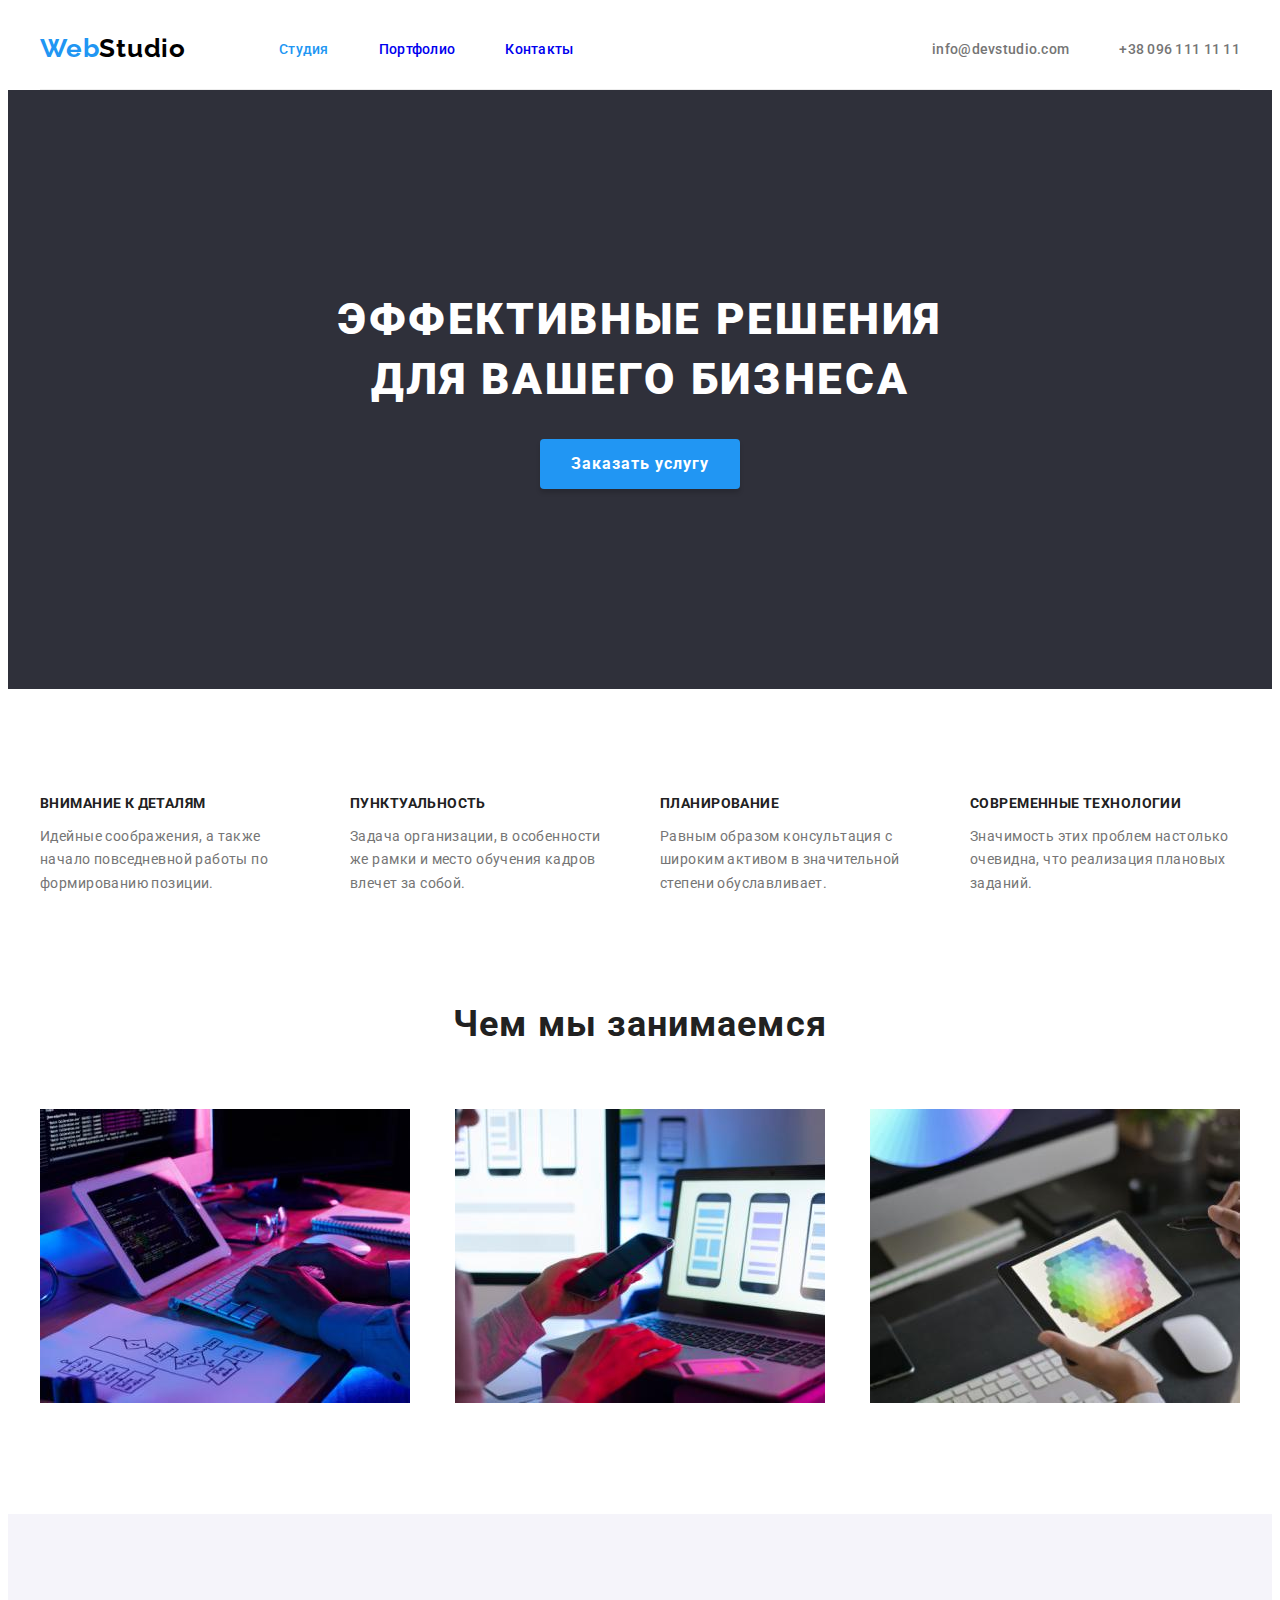
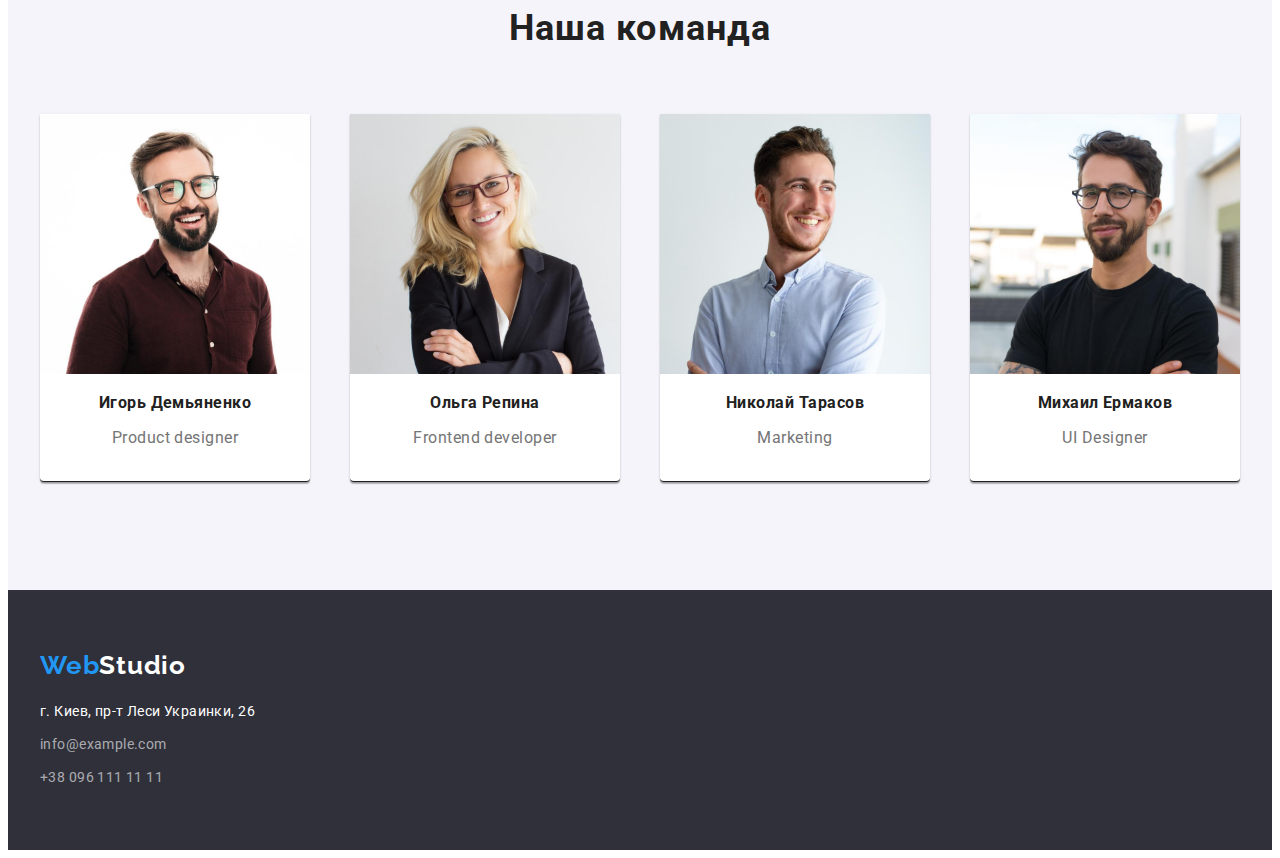
<file: index.html>
<!DOCTYPE html>
<html lang="ru">
<head>
    <meta charset="UTF-8">
    <meta http-equiv="X-UA-Compatible" content="IE=edge">
    <meta name="viewport" content="width=device-width, initial-scale=1.0">
    <title>WebStudio</title>
    <link rel="preconnect" href="https://fonts.googleapis.com">
    <link rel="preconnect" href="https://fonts.gstatic.com" crossorigin>
    <link href="https://fonts.googleapis.com/css2?family=Raleway:wght@700&family=Roboto:wght@400;500;700;900&display=swap"
        rel="stylesheet">
    <link rel="stylesheet" href="https://cdnjs.cloudflare.com/ajax/libs/modern-normalize/1.1.0/modern-normalize.min.css"
        integrity="sha512-wpPYUAdjBVSE4KJnH1VR1HeZfpl1ub8YT/NKx4PuQ5NmX2tKuGu6U/JRp5y+Y8XG2tV+wKQpNHVUX03MfMFn9Q=="
        crossorigin="anonymous" referrerpolicy="no-referrer" />
    <link rel="stylesheet" href="./css/styles.css">
        
</head>
<body>
    
  <!--Header section-->
    <header>
      <div class="container">
        <div class="header-container">
        <nav class="nav-bar">
            <a href="./" class="main-logo"><span class="main-logo-first-half">Web</span>Studio</a>
            <ul class="nav-bar-links">
                <li>
                    <a href="./" class="nav-bar-link current">Студия</a>
                </li>
                <li>
                    <a href="./portfolio.html" class="nav-bar-link">Портфолио</a>
                </li>
                <li>
                    <a href="#" class="nav-bar-link">Контакты</a>
                </li>
            </ul>
        </nav>
        <ul class="header-contacts">
            <li><a href="mailto:info@devstudio.com" class="header-contact-link">info@devstudio.com</a></li>
            <li><a href="tel:+380961111111" class="header-contact-link">+38 096 111 11 11</a></li>
        </ul>
      </div>
      </div>
    </header>
    
    <main>
        
      <!-- Секция наши ценности -->
   
    <section class="hero-section">
        <div class="container">
            <h1 class="hero-title">Эффективные решения <br> для вашего бизнеса</h1>
            <button type="button" class="hero-title-button">Заказать услугу</button>
        </div>
    </section>
     
    <section class="section">
        <div class="container">
            <h2 class="our-values-header">Наши принципы</h2>
            <ul class="our-values-list">
                <li class="our-value">
                    <h2 class="our-value-title">Внимание к деталям</h2>
                    <p class="our-value-description">Идейные соображения, а также начало повседневной работы по формированию позиции.</p>
                </li> 
            
                <li class="our-value">
                    <h2 class="our-value-title">Пунктуальность</h2>
                    <p class="our-value-description">Задача организации, в особенности же рамки и место обучения кадров влечет за собой.</p>
                </li> 

                <li class="our-value">
                    <h2 class="our-value-title">Планирование</h2>
                    <p class="our-value-description">Равным образом консультация с широким активом в значительной степени обуславливает.</p>
                </li>
            
                <li class="our-value">
                    <h2 class="our-value-title">Современные технологии</h2>
                    <p class="our-value-description">Значимость этих проблем настолько очевидна, что реализация плановых заданий.</p>
                </li>
            </ul>
        </div>
    </section>
    

        
        <!-- Секция чем мы занимаемся -->
    
    <section class="our-activity-section">
        <div class="container">
            <h2 class="our-activity-title">Чем мы занимаемся</h2>
            <ul class="our-activity-images-list">
                <li class="our-activity-image-item"><img src="./images/box1.jpg" alt="Программист за работой" width="370" class="our-activity-image"></li>
                <li class="our-activity-image-item"><img src="./images/box2.jpg" alt="Создание мобильного приложения" width="370" class="our-activity-image"></li>
                <li class="our-activity-image-item"><img src="./images/box3.jpg" alt="Подбор дизайна" width="370" class="our-activity-image"></li>
            </ul>
        </div>
    </section>
    
        <!-- Секция наша команда -->
        
        <section class="our-team-section section">
            <div class="container">
                <h2 class="our-team-section-title">Наша команда</h2>
                <ul class="our-team-member-list">
                    <li class="our-team-member-card">
                        <img src="./images/img4.jpg" alt="Igor" width="270">
                        <h3 class="team-member-name">Игорь Демьяненко</h3>
                        <p class="team-member-position">Product designer</p>
                    </li>
                    <li class="our-team-member-card">
                        <img src="./images/img5.jpg" alt="Olha" width="270">
                        <h3 class="team-member-name">Ольга Репина</h3>
                        <p class="team-member-position">Frontend developer</p>
                    </li>
                    <li class="our-team-member-card">
                        <img src="./images/img6.jpg" alt="Nikolay" width="270">
                        <h3 class="team-member-name">Николай Тарасов</h3>
                        <p class="team-member-position">Marketing</p>
                    </li>
                    <li class="our-team-member-card">
                        <img src="./images/img7.jpg" alt="Mikhail" width="270">
                        <h3 class="team-member-name">Михаил Ермаков</h3>
                        <p class="team-member-position">UI Designer</p>
                    </li>
                </ul>
            </div>
        </section>
    
    </main>
    
    
    <footer class="footer-section">
        <div class="container">
            <div class="footer-container">
            <a href="./" class="main-logo-footer"><span class="main-logo-first-half">Web</span>Studio</a>
            <address class="address-section">
                <ul class="address-links-list">
                    <li>
                        <a href="https://goo.gl/maps/upg2X7vJhhXh7Hix6" class="address-link"><span class="physical-address-link">г. Киев, пр-т Леси Украинки, 26</span></a>
                    </li>
                    <li>
                        <a href="mailto:info@devstudio.com" class="address-link">info@example.com</a>
                    </li>
                    <li>
                        <a href="tel:+380961111111" class="address-link">+38 096 111 11 11</a>
                    </li>
                </ul>
            </address>
            </div>
        </div>
    </footer>       
</body>
</html>
</file>
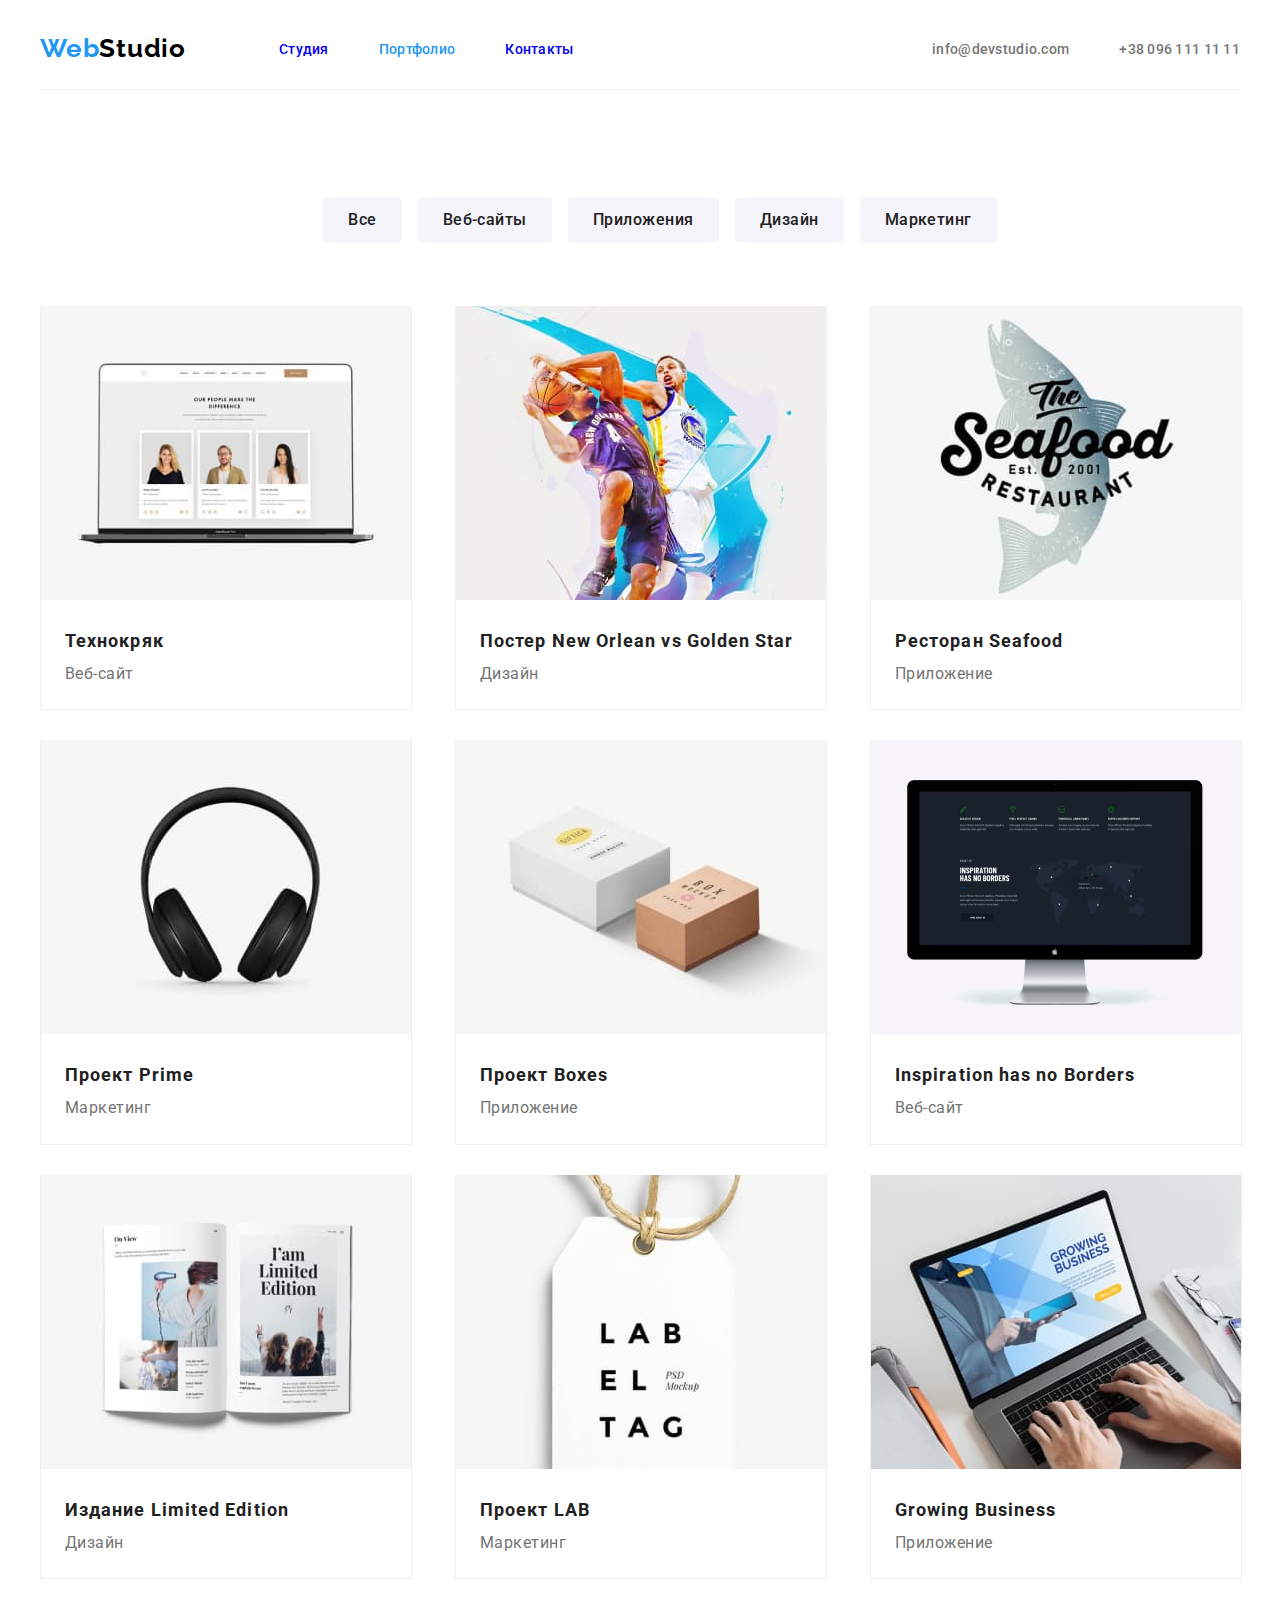
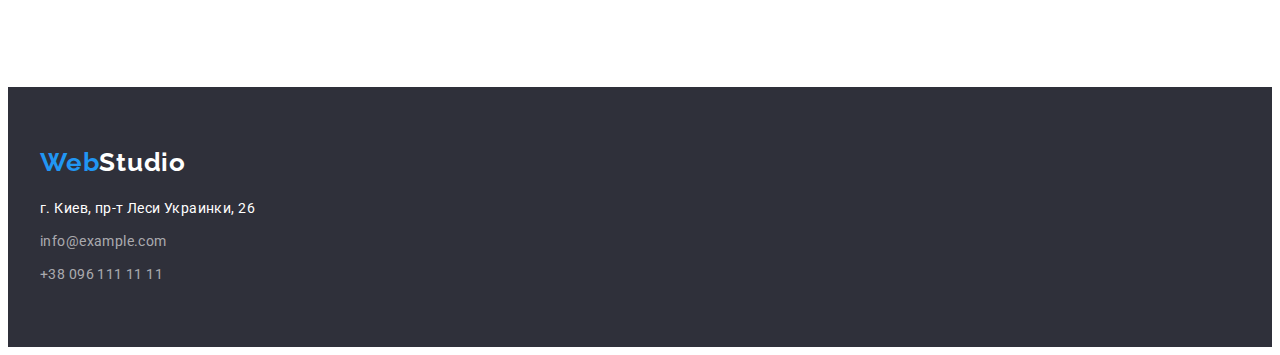
<file: portfolio.html>
<!DOCTYPE html>
<html lang="ru">
<head>
    <meta charset="UTF-8">
    <meta http-equiv="X-UA-Compatible" content="IE=edge">
    <meta name="viewport" content="width=device-width, initial-scale=1.0">
    <title>Portfolio</title>
    <link rel="preconnect" href="https://fonts.googleapis.com">
    <link rel="preconnect" href="https://fonts.gstatic.com" crossorigin>
    <link href="https://fonts.googleapis.com/css2?family=Raleway:wght@700&family=Roboto:wght@400;500;700;900&display=swap"
        rel="stylesheet">
    <link rel="stylesheet" href="https://cdnjs.cloudflare.com/ajax/libs/modern-normalize/1.1.0/modern-normalize.min.css"
        integrity="sha512-wpPYUAdjBVSE4KJnH1VR1HeZfpl1ub8YT/NKx4PuQ5NmX2tKuGu6U/JRp5y+Y8XG2tV+wKQpNHVUX03MfMFn9Q=="
        crossorigin="anonymous" referrerpolicy="no-referrer" />
    <link rel="stylesheet" href="./css/styles.css">
</head>
<body>

    <!--Header section-->
    
    <header>
        <div class="container">
            <div class="header-container">
                <nav class="nav-bar">
                    <a href="./" class="main-logo"><span class="main-logo-first-half">Web</span>Studio</a>
                    <ul class="nav-bar-links">
                        <li>
                            <a href="./" class="nav-bar-link">Студия</a>
                        </li>
                        <li>
                            <a href="./portfolio.html"  class="nav-bar-link current">Портфолио</a>
                        </li>
                        <li>
                            <a href="#" class="nav-bar-link">Контакты</a>
                        </li>
                    </ul>
                </nav>
                <ul class="header-contacts">
                    <li><a href="mailto:info@devstudio.com" class="header-contact-link">info@devstudio.com</a></li>
                    <li><a href="tel:+380961111111" class="header-contact-link">+38 096 111 11 11</a></li>
                </ul>
            </div>
        </div>
    </header>

    <main>

        <!-- Секция фильтры -->
        <section class="projects-section section">
            <div class="container">
                <h2 class="filter-title">Фильтр проектов</h2>
                <ul class="filter-list">
                        <li><button class="filter-button" type="button">Все</button></li>
                        <li><button class="filter-button" type="button">Веб-сайты</button></li>
                        <li><button class="filter-button" type="button">Приложения</button></li>
                        <li><button class="filter-button" type="button">Дизайн</button></li>
                        <li><button class="filter-button" type="button">Маркетинг</button></li>
                </ul> 
        

        <!-- Секция проекты -->

            <ul class="projects-list">
                <li class="projects-list-item">
                    <a href="#" target="_blank" class="projects-list-link">
                        <div class="project-link-text-part">
                            <img src="./images/portfolio1.jpg" alt="Веб-сайт на ноутбуке" width="370">
                            <h1 class="project-title">Технокряк</h1>
                            <p class="project-description">Веб-сайт</p>
                        </div>
                        
                        
                    </a>
                </li>
                <li class="projects-list-item">
                    <a href="#" target="_blank" class="projects-list-link">
                        <div class="project-link-text-part">
                            <img src="./images/portfolio2.jpg" alt="Постер с баскетболистами" width="370">
                            <h1 class="project-title">Постер New Orlean vs Golden Star</h1>
                            <p class="project-description">Дизайн</p>
                        </div>
                    </a>
                </li>
                <li class="projects-list-item">
                    <a href="#" target="_blank" class="projects-list-link">
                        <div class="project-link-text-part">
                            <img src="./images/portfolio3.jpg" alt="Логотип ресторана морепродуктов" width="370">
                            <h1 class="project-title">Ресторан Seafood</h1>
                            <p class="project-description">Приложение</p>
                        </div>
                    </a>
                </li>
                <li class="projects-list-item">
                    <a href="#" target="_blank" class="projects-list-link">
                        <div class="project-link-text-part">
                            <img src="./images/portfolio4.jpg" alt="Наушники" width="370">
                            <h1 class="project-title">Проект Prime</h1>
                            <p class="project-description">Маркетинг</p>
                        </div>
                    </a>
                </li>
                <li class="projects-list-item">
                    <a href="#" target="_blank" class="projects-list-link">
                        <div class="project-link-text-part">
                            <img src="./images/portfolio5.jpg" alt="Приложения-коробки" width="370">
                            <h1 class="project-title">Проект Boxes</h1>
                            <p class="project-description">Приложение</p>
                        </div>
                    </a>
                </li>
                <li class="projects-list-item">
                    <a href="#" target="_blank" class="projects-list-link">
                        <div class="project-link-text-part">
                            <img src="./images/portfolio6.jpg" alt="Веб сайт на мониторе" width="370">
                            <h1 class="project-title">Inspiration has no Borders</h1>
                            <p class="project-description">Веб-сайт</p>
                        </div>
                    </a>
                </li>
                <li class="projects-list-item">
                    <a href="#" target="_blank" class="projects-list-link">
                        <div class="project-link-text-part">
                            <img src="./images/portfolio7.jpg" alt="Развернутый журнал" width="370">
                            <h1 class="project-title">Издание Limited Edition</h1>
                            <p class="project-description">Дизайн</p>
                        </div>
                    </a>
                </li>
                <li class="projects-list-item">
                    <a href="#" target="_blank" class="projects-list-link">
                        <div class="project-link-text-part">
                            <img src="./images/portfolio8.jpg" alt="Бумажный ярлык" width="370">
                            <h1 class="project-title">Проект LAB</h1>
                            <p class="project-description">Маркетинг</p>
                        </div>
                    </a>
                </li>
                <li class="projects-list-item">
                    <a href="#" target="_blank" class="projects-list-link">
                        <div class="project-link-text-part">
                            <img src="./images/portfolio9.jpg" alt="Работа на сайте на ноутбуке" width="370">
                            <h1 class="project-title">Growing Business</h1>
                            <p class="project-description">Приложение</p>
                        </div>
                    </a>
                </li>
            </ul>
        </div>
        </section>

    </main>

    <footer class="footer-section">
        <div class="container">
            <div class="footer-container">
                <a href="./" class="main-logo-footer"><span class="main-logo-first-half">Web</span>Studio</a>
                <address class="address-section">
                    <ul class="address-links-list">
                        <li>
                            <a href="https://goo.gl/maps/upg2X7vJhhXh7Hix6" class="address-link"><span
                                    class="physical-address-link">г. Киев, пр-т Леси Украинки, 26</span></a>
                        </li>
                        <li>
                            <a href="mailto:info@devstudio.com" class="address-link">info@example.com</a>
                        </li>
                        <li>
                            <a href="tel:+380961111111" class="address-link">+38 096 111 11 11</a>
                        </li>
                    </ul>
                </address>
            </div>
        </div>
    </footer>
</body>
</html>
</file>
<file: css/styles.css>
/* =======================Цветовая палитра текста и фонов====================== */
:root {
  --selection-color: #2196f3;
  --main-text-color: #212121;
  --smaller-text-color: #757575;
  --main-bgnd-color: #fff;
  --darker-bgnd-color: #f5f4fa;
  --darkest-bgnd-color: #2f303a;
}
/* =======================Цветовая палитра текста и фонов====================== */

/* ============================Header section styles================================== */

body {
  font-family: 'Roboto', sans-serif;
  color: var(--main-text-color);
  font-size: 14px;
  letter-spacing: 0.03em;
  background-color: var(--main-bgnd-color);
}

.main-logo {
  font-family: 'Raleway', sans-serif;
  font-weight: bold;
  font-size: 26px;
  line-height: 1.2;
  letter-spacing: 0.03em;
  text-decoration: none;
  color: #000;
  padding: 25px 93px 25px 0px;
}

.main-logo-first-half {
  font-family: 'Raleway', sans-serif;
  color: var(--selection-color);
}

.nav-bar {
  display: flex;
  align-items: center;
}

.nav-bar-links {
  list-style: none;
  display: flex;
  padding-left: 0px;
}

.nav-bar-link {
  font-weight: 500;
  font-size: 14px;
  line-height: 1.15;
  letter-spacing: 0.02em;
  color: var(--main-text -color);
  text-decoration: none;
  display: flex;
  margin-right: 50px;
}

.nav-bar-link:hover,
.nav-bar-link:focus {
  color: var(--selection-color);
}

.nav-bar-links .current {
  font-weight: 500;
  font-size: 14px;
  line-height: 1.15;
  letter-spacing: 0.02em;
  color: var(--selection-color);
  text-decoration: none;
}

.header-contacts {
  list-style: none;
  display: flex;
  padding: 0px;
}

.header-contact-link {
  font-weight: 500;
  font-size: 14px;
  line-height: 1.15;
  letter-spacing: 0.02em;
  color: var(--smaller-text-color);
  text-decoration: none;
  margin-left: 50px;
}

.header-contact-link:hover,
.header-contact-link:focus {
  color: var(--selection-color);
}
/* =======================================Header section styles end===================================== */

/* =========================================== Main section styles=================================== */

.hero-section {
  background-color: var(--darkest-bgnd-color);
  display: flex;
  align-items: center;
}

.hero-title {
  font-weight: 900;
  font-size: 44px;
  line-height: 1.35;
  text-align: center;
  letter-spacing: 0.06em;
  text-transform: uppercase;
  color: #fff;
  background-color: var(--darkest-bgnd-color);
  padding-top: 200px;
  margin: 0px 0px 30px 0px;
}

.hero-title-button {
  background-color: var(--selection-color);
  font-family: inherit;
  font-weight: bold;
  font-size: 16px;
  line-height: 1.9;
  text-align: center;
  letter-spacing: 0.06em;
  box-shadow: 0px 4px 4px rgba(0, 0, 0, 0.15);
  border-radius: 4px;
  border: none;
  color: #fff;
  cursor: pointer;
  width: 200px;
  height: 50px;
  margin-bottom: 200px;
}

.our-values-header {
  display: none;
}

.our-values-list {
  list-style: none;
  display: flex;
  justify-content: space-between;
  margin-left: auto;
  margin-right: auto;
  margin-top: 0px;
  margin-bottom: 0px;
  padding: 0px 0px 0px 0px;
}

.our-value-title {
  font-weight: bold;
  font-size: 14px;
  line-height: 1.15;
  letter-spacing: 0.03em;
  text-transform: uppercase;
  color: var(--main-text-color);
  text-align: left;
}

.our-value-description {
  font-size: 14px;
  line-height: 1.7;
  letter-spacing: 0.03em;
  color: var(--smaller-text-color);
  text-align: left;
  width: 270px;
}

.container {
  width: 1200px;
  margin-left: auto;
  margin-right: auto;
  padding-left: 15px;
  padding-right: 15px;
  text-align: center;
}

.section {
  padding-bottom: 94px;
  padding-top: 94px;
}

.header-container {
  display: flex;
  justify-content: space-between;
  align-items: center;
  border-bottom: 1px solid #ececec;
}

.our-team-section {
  background-color: var(--darker-bgnd-color);
}

.our-activity-section {
  padding-bottom: 94px;
}

.our-activity-title,
.our-team-section-title {
  font-weight: bold;
  font-size: 36px;
  line-height: 1.15;
  letter-spacing: 0.03em;
  padding: 0px 0px 50px 0px;
  margin: 0px 0px 0px 0px;
}

.our-activity-images-list {
  display: flex;
  justify-content: space-between;
  padding-left: 0px;
}

.our-activity-images-list,
.our-team-member-list {
  list-style: none;
}

.our-team-member-list {
  display: flex;
  justify-content: space-between;
  padding-left: 0px;
}

.our-team-member-card {
  border-bottom: 1px solid;
  box-shadow: 0px 1px 3px rgba(0, 0, 0, 0.12), 0px 1px 1px rgba(0, 0, 0, 0.14),
    0px 2px 1px rgba(0, 0, 0, 0.2);
  border-radius: 0px 0px 4px 4px;
  background-color: #fff;
  padding-bottom: 18px;
}

.team-member-name {
  font-size: 16px;
  line-height: 1.2;
  letter-spacing: 0.03em;
  color: var(--main-text-color);
}

.team-member-position {
  font-weight: normal;
  font-size: 16px;
  line-height: 1.2;
  letter-spacing: 0.03em;
  color: var(--smaller-text-color);
}

/* ==============================Footer section styles================================ */

.footer-section {
  background-color: var(--darkest-bgnd-color);
}

.main-logo-footer {
  color: #fff;
  font-family: 'Raleway', sans-serif;
  font-weight: bold;
  font-size: 26px;
  line-height: 1.2;
  letter-spacing: 0.03em;
  text-decoration: none;
  display: flex;
  padding-top: 60px;
  padding-bottom: 10px;
  align-items: center;
  padding-left: 0px;
}

.address-section {
  display: flex;
  align-items: center;
  justify-content: flex-start;
  text-align: left;
}

.address-links-list {
  list-style: none;
  margin: 0px 0px 0px 0px;
  padding-left: 0px;
  display: flex;
  flex-direction: column;
  padding-bottom: 60px;
}

.physical-address-link {
  color: #fff;
}

.address-link {
  text-decoration: none;
  color: rgba(255, 255, 255, 0.6);
  font-style: normal;
  font-weight: normal;
  font-size: 14px;
  line-height: 1.7;
  letter-spacing: 0.03em;
  display: inline-block;
  margin-top: 9px;
}

.address-link:focus,
.address-link:hover {
  color: var(--selection-color);
}
/* ==============================Footer section styles end================================ */

/* ==============================Portfolio.html styles================================= */

.filter-title {
  display: none;
}

.filter-list {
  list-style: none;
  display: flex;
  justify-content: center;
  margin-bottom: 34px;
}

.filter-button {
  background-color: #f5f4fa;
  color: var(--main-text-color);
  font-family: inherit;
  font-weight: 500;
  font-size: 16px;
  line-height: 1.6;
  text-align: center;
  letter-spacing: 0.03em;
  border: solid #f5f4fa;
  border-radius: 4px;
  cursor: pointer;
  margin: 0px 8px 0px 8px;
  padding: 6px 22px;
}

.filter-button:hover,
.filter-button:focus {
  background-color: var(--selection-color);
  color: #fff;
  box-shadow: 0px 3px 1px rgba(0, 0, 0, 0.1), 0px 1px 2px rgba(0, 0, 0, 0.08),
    0px 2px 2px rgba(0, 0, 0, 0.12);
  border-radius: 4px;
  border: solid var(--selection-color);
}

.projects-list {
  list-style: none;
  display: flex;
  justify-content: space-between;
  flex-wrap: wrap;
  padding-left: 0px;
}

.projects-list-item {
  margin-top: 30px;
  width: 370px;
}

.projects-list-link {
  text-decoration: none;
}

.project-link-text-part {
  border-left: 1px solid #eeeeee;
  border-right: 1px solid #eeeeee;
  border-bottom: 1px solid #eeeeee;
  width: 370px;
}

.project-title {
  font-weight: bold;
  font-size: 18px;
  line-height: 2;
  letter-spacing: 0.06em;
  color: var(--main-text-color);
  text-align: left;
  margin-top: 20px;
  margin-bottom: 0px;
  padding-right: 24px;
  padding-left: 24px;
}

.project-description {
  font-size: 16px;
  line-height: 1.9;
  letter-spacing: 0.03em;
  color: var(--smaller-text-color);
  text-align: left;
  padding-right: 24px;
  padding-left: 24px;
  margin-top: 0px;
  margin-bottom: 20px;
}
</file>
